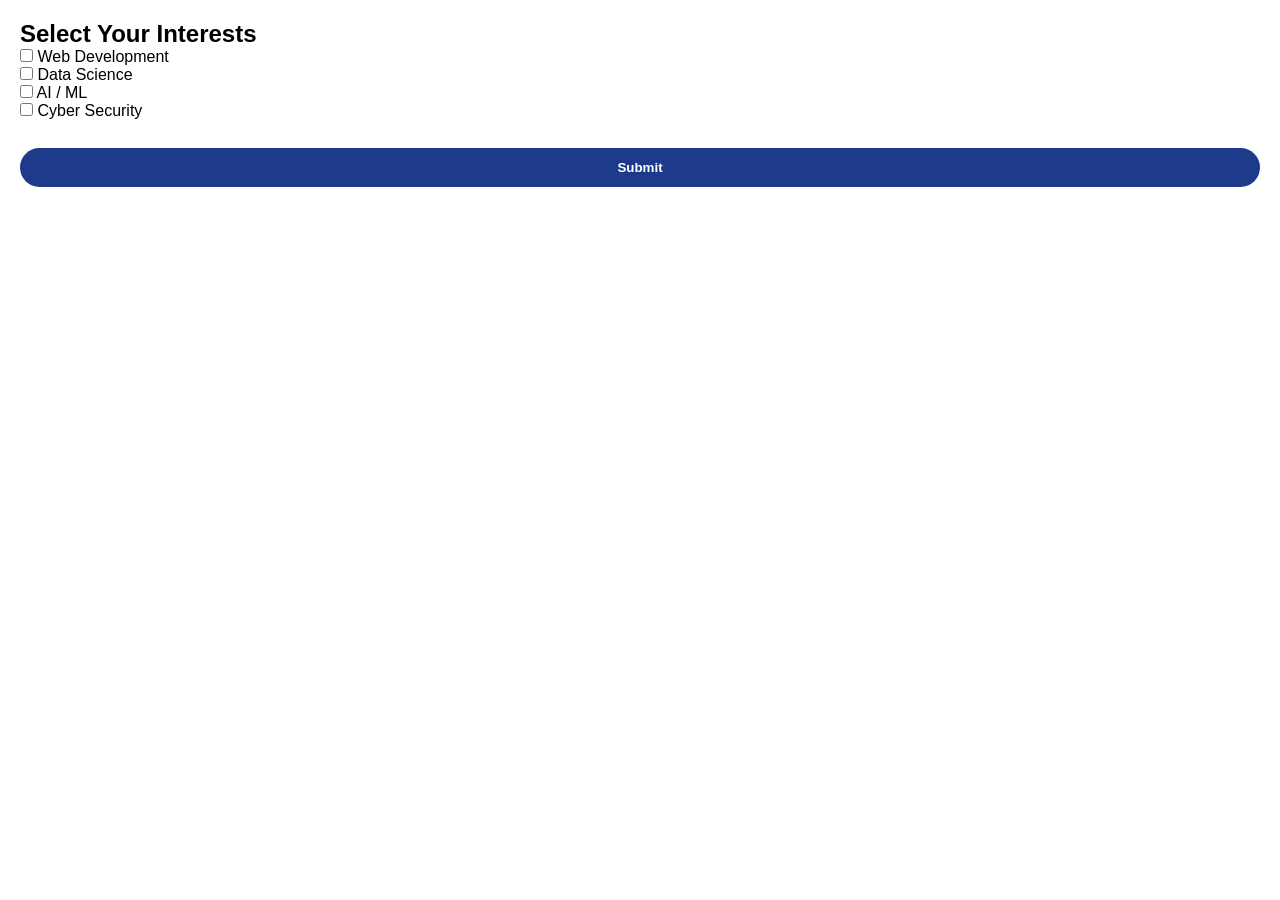
<file: discovery.html>
<!DOCTYPE html>
<html>
<head>
  <title>Discovery Quiz</title>
  <link rel="stylesheet" href="css/style.css">
</head>
<body>
<div class="container">
  <div class="card">
    <h2>Select Your Interests</h2>
    <label><input type="checkbox" value="WEB"> Web Development</label><br>
<label><input type="checkbox" value="DATA"> Data Science</label><br>
<label><input type="checkbox" value="AI"> AI / ML</label><br>
<label><input type="checkbox" value="CYBER"> Cyber Security</label><br>
    <br>
    <button class="btn" onclick="next()">Submit</button>
  </div>
</div>

<script>
<script>
function next() {
  let selected = [];

  document.querySelectorAll("input[type=checkbox]:checked")
    .forEach(cb => selected.push(cb.value));

  if (selected.length === 0) {
    alert("Please select at least one interest!");
    return;
  }

  // ✅ Save to localStorage
  localStorage.setItem("selectedInterests", JSON.stringify(selected));

  // 👉 Redirect to adaptive quiz
  window.location.href = "adaptiveQuiz.html";
}
</script>
</script>
</body>
</html>
</file>
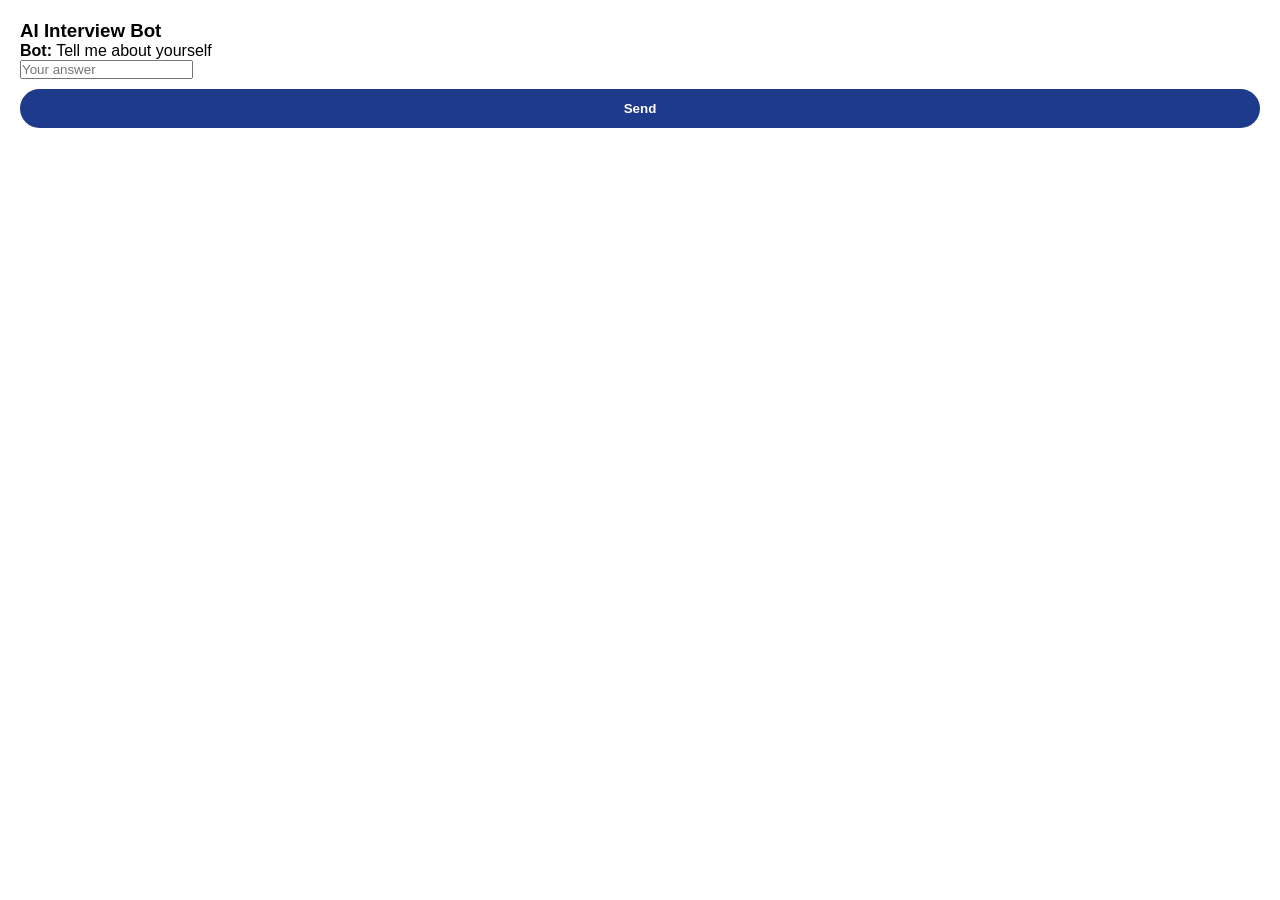
<file: interview.html>
<!DOCTYPE html>
<html>
<head>
  <title>Interview Practice</title>
  <link rel="stylesheet" href="css/style.css">
</head>
<body>
<div class="container">
  <div class="card">
    <h3>AI Interview Bot</h3>
    <p><b>Bot:</b> Tell me about yourself</p>
    <input placeholder="Your answer">
    <button class="btn">Send</button>
  </div>
</div>
</body>
</html>
</file>
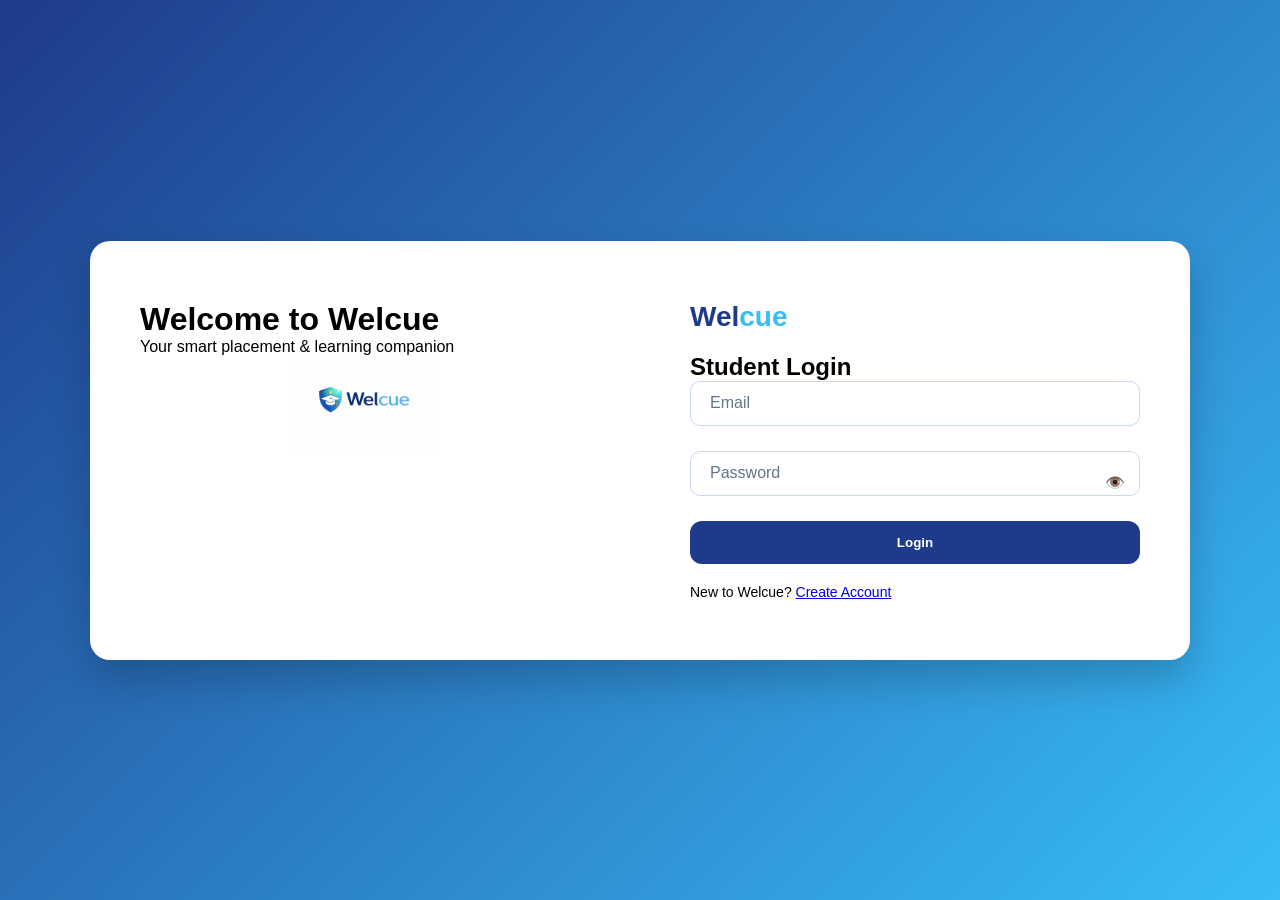
<file: login.html>
<!DOCTYPE html>
<html lang="en">
<head>
  <meta charset="UTF-8">
  <meta name="viewport" content="width=device-width, initial-scale=1.0">
  <title>Welcue | Student Login</title>
  <link rel="stylesheet" href="css/style.css">
</head>


<body class="login-body">

  <div class="login-wrapper">

   
    <div class="card login-card">
      <h1>Welcome to <span>Welcue</span></h1>
      <p>Your smart placement & learning companion</p>
      <img src="pictures/image.png" alt="Welcue Illustration" class="login-img">
    </div>

   
    <div class="login-card">

      <div class="logo">
        <span class="logo-main">Wel</span><span class="logo-accent">cue</span>
      </div>

      <h2>Student Login</h2>

      <div class="input-group">
        <input type="email" id="email" required>
        <label>Email</label>
        <div class="error" id="emailError">Please enter your email</div>
      </div>

      <div class="input-group">
        <input type="password" id="password" required>
        <label>Password</label>
        <span class="toggle-password" id="togglePassword">👁️</span>
        <div class="error" id="passError">Please enter your password</div>
      </div>

      <button class="btn-primary" id="loginBtn">Login</button>

      <p class="extra-text">
        New to Welcue? <a href="signup.html">Create Account</a>

      </p>

    </div>
  </div>

  
  <script>
    const password = document.getElementById('password');
    const togglePassword = document.getElementById('togglePassword');

    togglePassword.addEventListener('click', () => {
      if (password.type === "password") {
        password.type = "text";
        togglePassword.textContent = "🙈";
      } else {
        password.type = "password";
        togglePassword.textContent = "👁️";
      }
    });

    const loginBtn = document.getElementById('loginBtn');
    const email = document.getElementById('email');
    const emailError = document.getElementById('emailError');
    const passError = document.getElementById('passError');

    loginBtn.addEventListener('click', () => {
      let valid = true;

      if (email.value.trim() === "") {
        emailError.style.display = "block";
        valid = false;
      } else {
        emailError.style.display = "none";
      }

      if (password.value.trim() === "") {
        passError.style.display = "block";
        valid = false;
      } else {
        passError.style.display = "none";
      }

      if (valid) {
        window.location.href = "dashboard.html";
      }
    });
  </script>

</body>
</html>
</file>
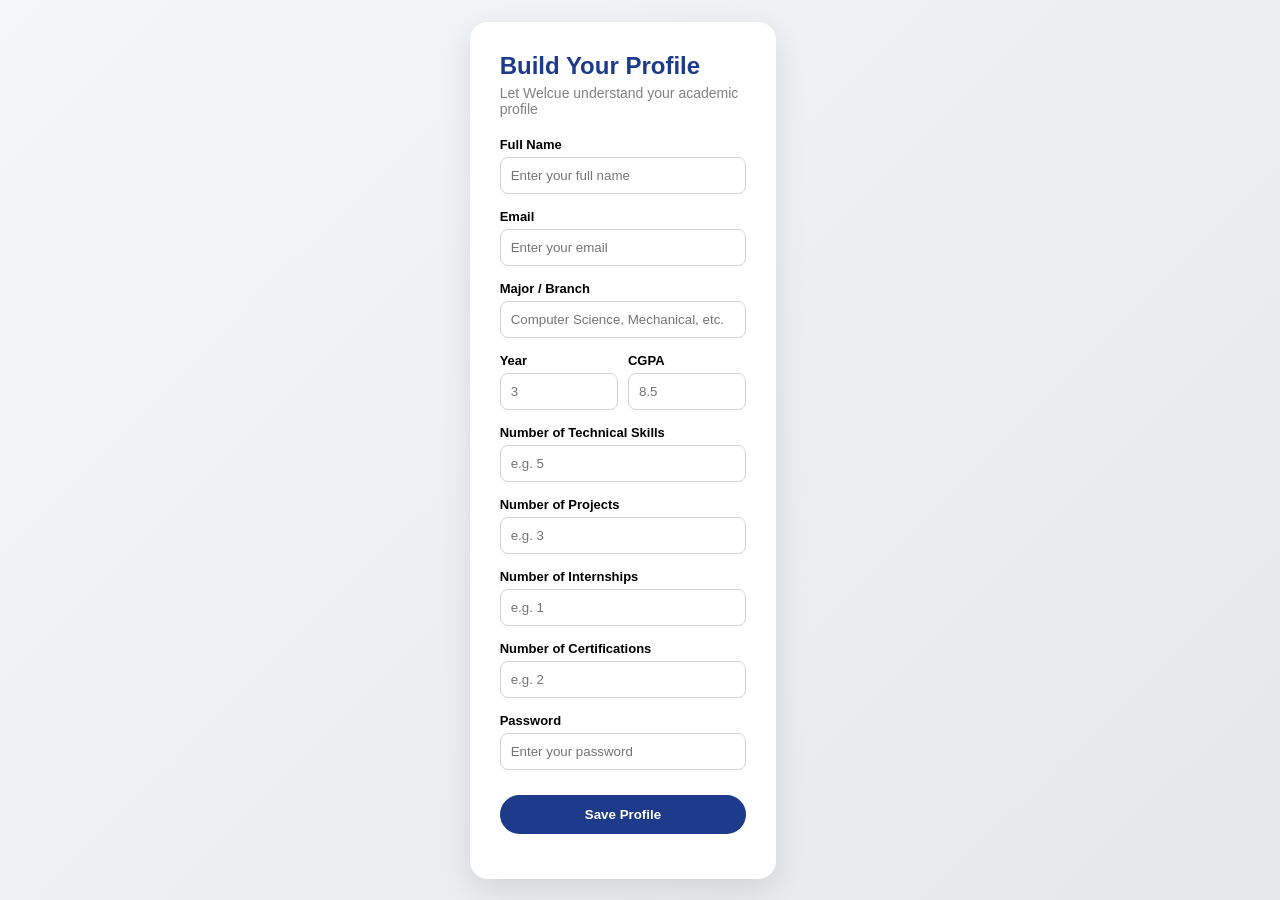
<file: profile.html>
<!DOCTYPE html>
<html lang="en">

<head>
    <meta charset="UTF-8">
    <meta name="viewport" content="width=device-width, initial-scale=1.0">

    <title>Student Profile | Welcue</title>

    <link rel="stylesheet" href="css/style.css">
</head>

<body class="profile-page">

    <div class="container">

        <div class="card profile-card">

            <h2>Build Your Profile</h2>

            <p class="subtitle">
                Let Welcue understand your academic profile
            </p>


            <!-- ================= NAME ================= -->

            <div class="form-group">

                <label>Full Name</label>

                <input
                    type="text"
                    id="name"
                    placeholder="Enter your full name"
                >

            </div>


            <!-- ================= EMAIL ================= -->

            <div class="form-group">

                <label>Email</label>

                <input
                    type="email"
                    id="email"
                    placeholder="Enter your email"
                >

            </div>


            <!-- ================= BRANCH ================= -->

            <div class="form-group">

                <label>Major / Branch</label>

                <input
                    type="text"
                    id="branch"
                    placeholder="Computer Science, Mechanical, etc."
                >

            </div>


            <!-- ================= YEAR + CGPA ================= -->

            <div class="form-row">

                <div class="form-group">

                    <label>Year</label>

                    <input
                        type="number"
                        id="year"
                        placeholder="3"
                        min="1"
                        max="4"
                    >

                </div>


                <div class="form-group">

                    <label>CGPA</label>

                    <input
                        type="number"
                        id="cgpa"
                        step="0.01"
                        min="0"
                        max="10"
                        placeholder="8.5"
                    >

                </div>

            </div>


            <!-- ================= SKILLS ================= -->

            <div class="form-group">

                <label>Number of Technical Skills</label>

                <input
                    type="number"
                    id="skills"
                    min="0"
                    placeholder="e.g. 5"
                >

            </div>


            <!-- ================= PROJECTS ================= -->

            <div class="form-group">

                <label>Number of Projects</label>

                <input
                    type="number"
                    id="projects"
                    min="0"
                    placeholder="e.g. 3"
                >

            </div>


            <!-- ================= INTERNSHIPS ================= -->

            <div class="form-group">

                <label>Number of Internships</label>

                <input
                    type="number"
                    id="internships"
                    min="0"
                    placeholder="e.g. 1"
                >

            </div>


            <!-- ================= CERTIFICATIONS ================= -->

            <div class="form-group">

                <label>Number of Certifications</label>

                <input
                    type="number"
                    id="certifications"
                    min="0"
                    placeholder="e.g. 2"
                >

            </div>


            <!-- ================= PASSWORD ================= -->

            <div class="form-group">

                <label>Password</label>

                <input
                    type="password"
                    id="password"
                    placeholder="Enter your password"
                >

            </div>


            <!-- ================= SAVE BUTTON ================= -->

            <button
                class="btn"
                onclick="saveProfile()"
            >
                Save Profile
            </button>


            <!-- ================= MESSAGE ================= -->

            <p
                id="profileMessage"
                style="margin-top:15px;"
            ></p>

        </div>

    </div>


    <!-- ================= JAVASCRIPT ================= -->

    <script>

        async function saveProfile() {

            // Get basic details

            const name =
                document.getElementById("name").value.trim();

            const email =
                document.getElementById("email").value.trim();

            const branch =
                document.getElementById("branch").value.trim();


            // Get academic details

            const year =
                parseInt(
                    document.getElementById("year").value
                );

            const cgpa =
                parseFloat(
                    document.getElementById("cgpa").value
                );


            // Get placement-related details

            const skills =
                parseInt(
                    document.getElementById("skills").value
                ) || 0;

            const projects =
                parseInt(
                    document.getElementById("projects").value
                ) || 0;

            const internships =
                parseInt(
                    document.getElementById("internships").value
                ) || 0;

            const certifications =
                parseInt(
                    document.getElementById("certifications").value
                ) || 0;


            // Get password

            const password =
                document.getElementById("password").value;


            // ================= VALIDATION =================

            if (
                !name ||
                !email ||
                !branch ||
                isNaN(year) ||
                isNaN(cgpa) ||
                !password
            ) {

                alert("Please fill all required fields.");

                return;
            }


            // ================= STUDENT DATA =================

            const studentData = {

                name: name,

                email: email,

                branch: branch,

                year: year,

                cgpa: cgpa,

                password: password,

                skills: skills,

                projects: projects,

                internships: internships,

                certifications: certifications

            };


            console.log(
                "Sending student data:",
                studentData
            );


            try {

                /*
                 * TEMPORARY STUDENT ID
                 *
                 * Later we will replace this with
                 * the ID of the logged-in student.
                 */

                const studentId = 1;


                // ================= API REQUEST =================

                const response = await fetch(

                    `http://127.0.0.1:8000/students/${studentId}`,

                    {

                        method: "PUT",

                        headers: {

                            "Content-Type":
                                "application/json"

                        },

                        body:
                            JSON.stringify(studentData)

                    }

                );


                // ================= ERROR =================

                if (!response.ok) {

                    const errorData =
                        await response.json();

                    console.error(
                        "Backend error:",
                        errorData
                    );

                    throw new Error(
                        "Profile update failed"
                    );

                }


                // ================= SUCCESS =================

                const data =
                    await response.json();

                console.log(
                    "Profile updated:",
                    data
                );


                const message =
                    document.getElementById(
                        "profileMessage"
                    );


                message.textContent =
                    "✅ Profile saved successfully!";


                message.style.color =
                    "green";


            }

            catch (error) {

                console.error(error);


                const message =
                    document.getElementById(
                        "profileMessage"
                    );


                message.textContent =
                    "❌ Could not save profile.";


                message.style.color =
                    "red";

            }

        }

    </script>

</body>

</html>
</file>
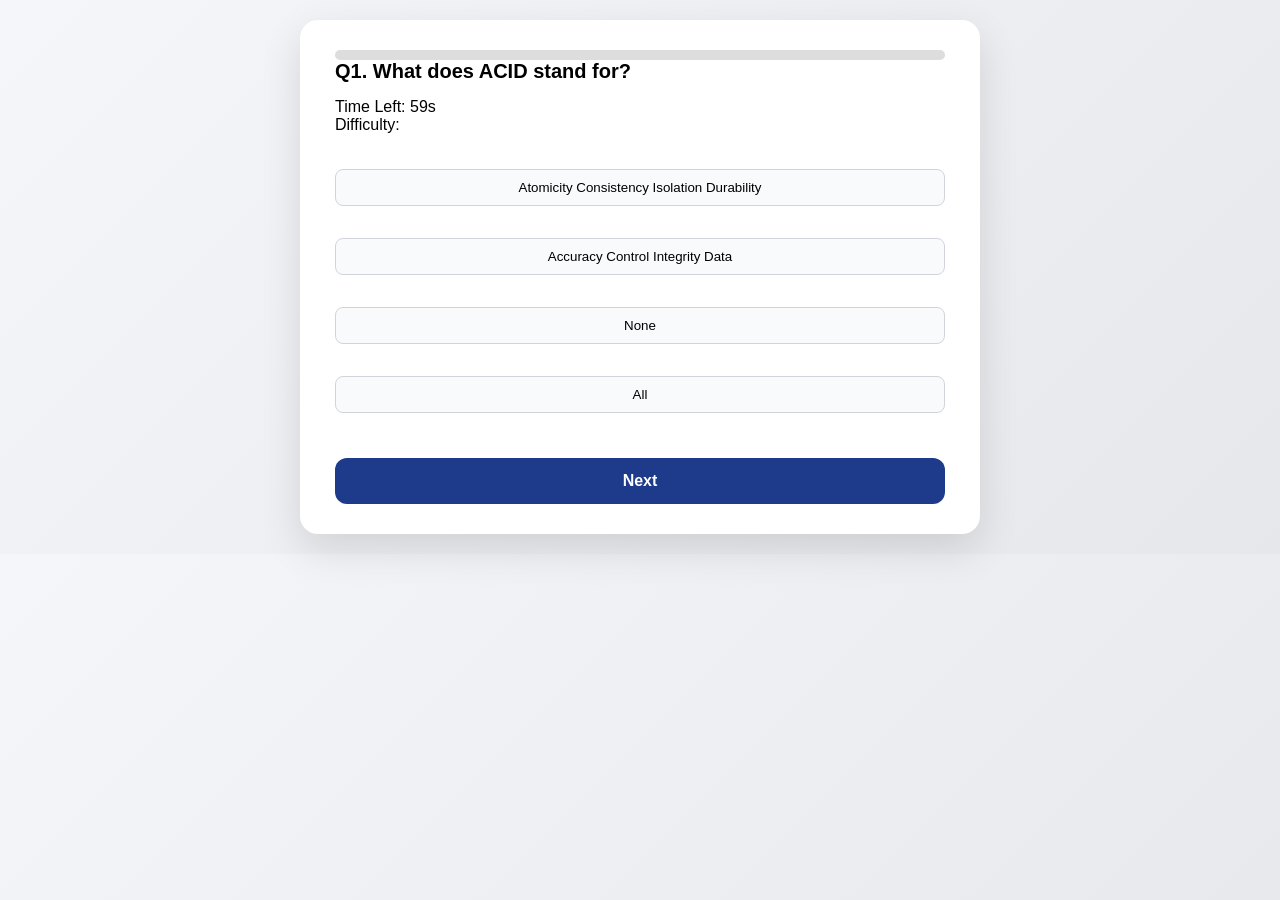
<file: quiz.html>
<!DOCTYPE html>
<html lang="en">
<head>
  <meta charset="UTF-8">
  <title>Assessment</title>
  <link rel="stylesheet" href="css/style.css">
</head>

<body class="quiz-page">

  <div class="container">
    <div class="card">

      <div class="progress-container">
  <div id="progressBar"></div>
</div>

      <h3 id="question">Loading question...</h3>

      <p>Time Left: <span id="timer">60</span>s</p> 
        Difficulty:
        <span id="difficulty" class="difficulty"></span>
      </p>

      <div id="options"></div>

      <button id="nextBtn" class="btn" onclick="nextQuestion()">Next</button>

    </div>
  </div>

  <script src="js/questionbank.js"></script>
<script src="js/quiz.js"></script>


</body>
</html>
</file>
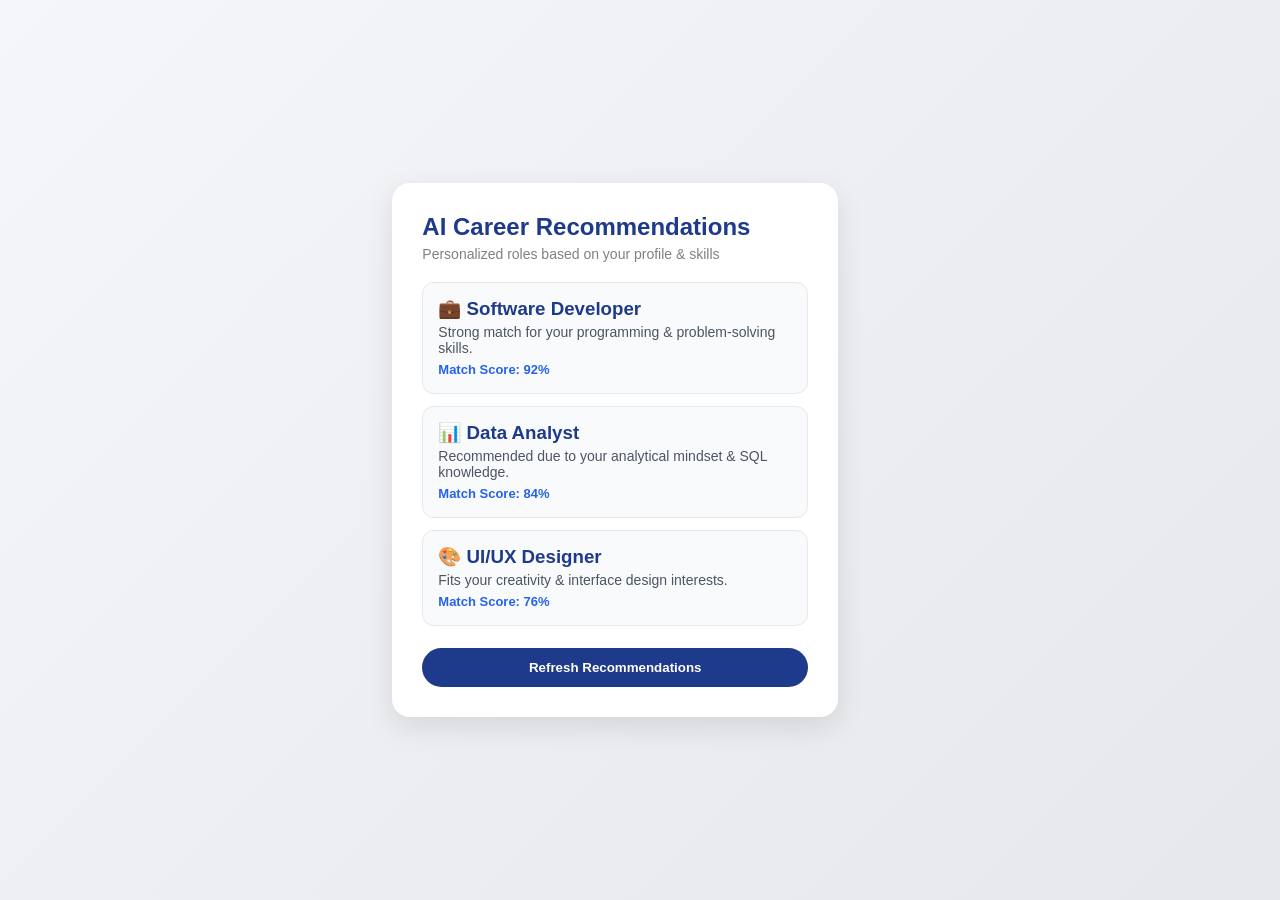
<file: recommendation.html>
<!DOCTYPE html>
<html lang="en">
<head>
  <meta charset="UTF-8">
  <title>AI Recommendations | Welcue</title>
  <link rel="stylesheet" href="css/style.css">
</head>

<body class="profile-page">

  <div class="container">
    <div class="card profile-card">

      <h2>AI Career Recommendations</h2>
      <p class="subtitle">Personalized roles based on your profile & skills</p>

      <div class="recommendation">
        <h3>💼 Software Developer</h3>
        <p>Strong match for your programming & problem-solving skills.</p>
        <span class="match">Match Score: 92%</span>
      </div>

      <div class="recommendation">
        <h3>📊 Data Analyst</h3>
        <p>Recommended due to your analytical mindset & SQL knowledge.</p>
        <span class="match">Match Score: 84%</span>
      </div>

      <div class="recommendation">
        <h3>🎨 UI/UX Designer</h3>
        <p>Fits your creativity & interface design interests.</p>
        <span class="match">Match Score: 76%</span>
      </div>

      <button class="btn">Refresh Recommendations</button>

    </div>
  </div>

</body>
</html>
</file>
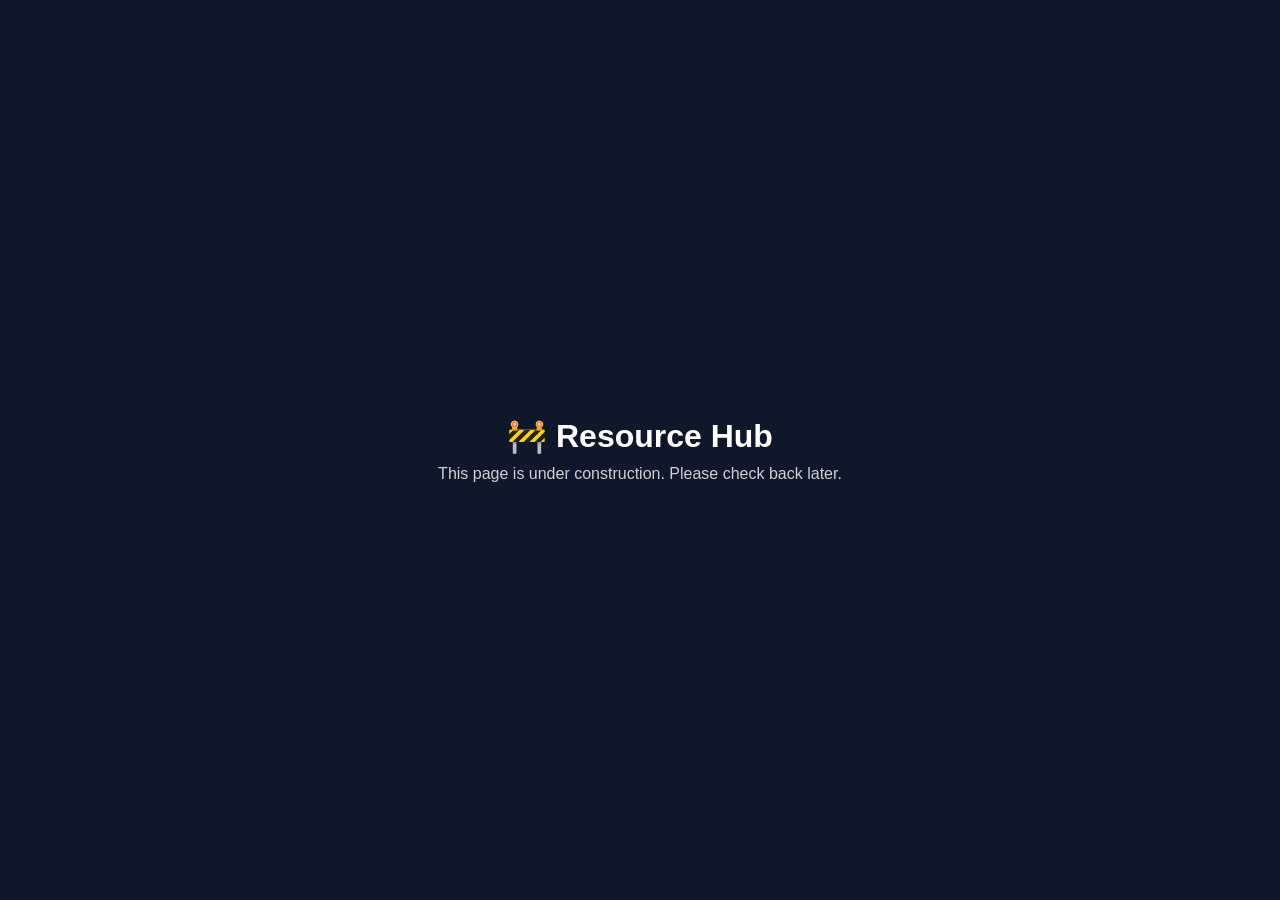
<file: resourceHub.html>
<!DOCTYPE html>
<html lang="en">
<head>
  <meta charset="UTF-8">
  <title>Resource Hub | Welcue</title>
  <meta name="viewport" content="width=device-width, initial-scale=1.0">

  <!-- Main CSS -->
  <link rel="stylesheet" href="css/style.css">

  <!-- Minimal styling to ensure visibility -->
  <style>
    body {
      display: flex;
      justify-content: center;
      align-items: center;
      height: 100vh;
      text-align: center;
      background: #0f172a;
      color: white;
      font-family: "Segoe UI", sans-serif;
    }

    .box {
      padding: 30px;
    }

    h1 {
      font-size: 32px;
      margin-bottom: 10px;
    }

    p {
      opacity: 0.8;
    }
  </style>
</head>

<body>

  <div class="box">
    <h1>🚧 Resource Hub</h1>
    <p>This page is under construction. Please check back later.</p>
  </div>

</body>
</html>
</file>
<file: css/style.css>
* {
  margin: 0;
  padding: 0;
  box-sizing: border-box;
  font-family: "Segoe UI", Poppins, sans-serif;
}

:root {
  --primary: #1e3a8a;
  --secondary: #2563eb;
  --accent: #38bdf8;

  --bg-light: #f4f6f9;
  --bg-dark: #0f172a;

  --text-dark: #111827;
  --text-light: #ffffff;

  --success: #16a34a;
  --warning: #f59e0b;
  --danger: #dc2626;
}



.navbar {
  display: flex;
  justify-content: space-between;
  align-items: center;
  padding: 16px 40px;
  background: white;
  box-shadow: 0 4px 12px rgba(0,0,0,0.05);
}

.logo {
  font-size: 26px;
  font-weight: 700;
}

.logo-main { color: var(--primary); }
.logo-accent { color: var(--accent); }

nav a {
  margin-left: 20px;
  text-decoration: none;
  color: var(--primary);
  font-weight: 500;
}

.btn-nav {
  background: var(--primary);
  color: white;
  padding: 8px 14px;
  border-radius: 8px;
}


.hero {
  background: linear-gradient(
      rgba(30,58,138,0.9),
      rgba(30,58,138,0.9)
    ),
    url("../assets/hero-students.jpg");
  background-size: cover;
  text-align: center;
  color: white;
  padding: 120px 20px;
}

.hero h1 {
  font-size: 42px;
}

.hero p {
  font-size: 18px;
  margin: 20px 0;
}

.btn-primary {
  background: var(--accent);
  color: var(--text-dark);
  padding: 12px 24px;
  border-radius: 10px;
  text-decoration: none;
  font-weight: 600;
}


.features {
  display: flex;
  justify-content: center;
  gap: 30px;
  padding: 80px 40px;
}

.feature-card {
  background: white;
  padding: 30px;
  width: 260px;
  border-radius: 16px;
  text-align: center;
  box-shadow: 0 8px 20px rgba(0,0,0,0.08);
  transition: transform 0.3s;
}

.feature-card:hover {
  transform: translateY(-6px);
}


.footer {
  text-align: center;
  padding: 20px;
  background: var(--bg-dark);
  color: #cbd5f5;
}


body.login-page {
  background: linear-gradient(135deg, #e5e7eb, #f8fafc);
  display: flex;
  justify-content: center;
  align-items: center;
}

.login-page .container {
  max-width: 420px;
}

.login-page .card {
  background: white;
  padding: 40px 30px;
  border-radius: 20px;
  box-shadow: 0 10px 30px rgba(0,0,0,0.15);
  animation: fadeIn 0.6s ease;
}

.login-page input {
  width: 100%;
  padding: 12px;
  margin-bottom: 15px;
  border-radius: 10px;
  border: 1px solid #d1d5db;
  font-size: 15px;
}

.login-page input:focus {
  outline: none;
  border-color: var(--secondary);
  box-shadow: 0 0 0 3px rgba(37,99,235,0.2);
}

.btn {
  width: 100%;
  padding: 12px;
  border-radius: 25px;
  border: none;
  background: var(--primary);
  color: white;
  font-weight: 600;
  cursor: pointer;
  transition: 0.3s;
}

.btn:hover {
  background: var(--secondary);
}

body.quiz-page {
  background: linear-gradient(135deg, #f4f6f9, #e5e7eb);
  display: flex;
  justify-content: center;
  align-items: center;
}

.quiz-page .container {
  width: 90%;
  max-width: 720px;
}

.quiz-page .card {
  background: white;
  border-radius: 18px;
  padding: 30px 35px;
  box-shadow: 0 15px 40px rgba(0,0,0,0.12);
  animation: fadeIn 0.5s ease;
}

#question {
  font-size: 1.25rem;
  margin-bottom: 15px;
}

.difficulty {
  padding: 4px 10px;
  border-radius: 20px;
  font-size: 0.85rem;
  font-weight: 600;
  color: white;
}

.difficulty.Easy { background: var(--success); }
.difficulty.Moderate { background: var(--warning); }
.difficulty.Difficult { background: var(--danger); }

#options {
  margin: 25px 0;
  display: flex;
  flex-direction: column;
  gap: 12px;
}


.option-btn {
  padding: 12px;
  border-radius: 10px;
  background: #f9fafb;
  border: 1px solid #d1d5db;
  cursor: pointer;
  transition: 0.2s;
}

.option-btn:hover {
  background: #e0e7ff;
  border-color: var(--secondary);
}

.option-btn.selected {
  background: #dbeafe;
  border-color: var(--secondary);
  font-weight: 600;
}


.text-input,
.text-area,
.code-area {
  padding: 12px;
  border-radius: 10px;
  border: 1px solid #d1d5db;
  font-size: 15px;
}

.text-input:focus,
.text-area:focus,
.code-area:focus {
  outline: none;
  border-color: var(--secondary);
  box-shadow: 0 0 0 3px rgba(37,99,235,0.2);
}


#nextBtn {
  width: 100%;
  padding: 14px;
  border-radius: 12px;
  border: none;
  background: var(--primary);
  color: white;
  font-size: 16px;
  font-weight: 600;
  cursor: pointer;
  transition: 0.2s;
}

#nextBtn:hover {
  background: var(--secondary);
  transform: translateY(-1px);
}


.option-btn.selected {
  background: #fde68a;          
  border: 2px solid #f59e0b;    
  color: #111827;
  font-weight: 600;
}


.option-btn.selected:hover {
  background: #fcd34d;
}


@keyframes fadeIn {
  from {
    opacity: 0;
    transform: translateY(12px);
  }
  to {
    opacity: 1;
    transform: translateY(0);
  }
}


.login-body {
  min-height: 100vh;
  background: linear-gradient(135deg, #1e3a8a, #38bdf8);
  display: flex;
  align-items: center;
  justify-content: center;
}

.login-wrapper {
  width: 90%;
  max-width: 1100px;
  display: flex;
  background: white;
  border-radius: 20px;
  overflow: hidden;
  box-shadow: 0 20px 40px rgba(0,0,0,0.2);
}

/* LEFT */
.login-image {
  flex: 1;
  background: linear-gradient(135deg, #1e3a8a, #2563eb);
  color: white;
  padding: 50px;
  display: flex;
  flex-direction: column;
  justify-content: center;
}

.login-image h1 {
  font-size: 36px;
}

.login-image span {
  color: #38bdf8;
}

.login-image img {
  margin-top: 30px;
  width: 100%;
  max-width: 350px;
}

/* RIGHT */
.login-card {
  flex: 1;
  padding: 60px 50px;
}

.logo {
  font-size: 28px;
  font-weight: 700;
  margin-bottom: 20px;
}

.logo-main { color: #1e3a8a; }
.logo-accent { color: #38bdf8; }

.input-group {
  position: relative;
  margin-bottom: 25px;
}

.input-group input {
  width: 100%;
  padding: 14px;
  border-radius: 10px;
  border: 1px solid #cbd5f5;
  outline: none;
}

.input-group label {
  position: absolute;
  left: 14px;
  top: 50%;
  transform: translateY(-50%);
  color: #64748b;
  background: white;
  padding: 0 6px;
  transition: 0.3s;
}

.input-group input:focus + label,
.input-group input:valid + label {
  top: -8px;
  font-size: 12px;
  color: #1e3a8a;
}

.toggle-password {
  position: absolute;
  right: 15px;
  top: 50%;
  cursor: pointer;
}

.error {
  display: none;
  color: red;
  font-size: 12px;
  margin-top: 5px;
}

.btn-primary {
  width: 100%;
  padding: 14px;
  border-radius: 12px;
  background: #1e3a8a;
  color: white;
  border: none;
  font-weight: 600;
  cursor: pointer;
  transition: 0.3s;
}

.btn-primary:hover {
  background: #2563eb;
  transform: translateY(-2px);
}

.extra-text {
  margin-top: 20px;
  font-size: 14px;
}
select {
  width: 100%;
  padding: 14px;
  border-radius: 10px;
  border: 1px solid #cbd5f5;
  background: white;
  font-size: 14px;
}

.dashboard-bg {
  background: linear-gradient(135deg, #0f172a, #64a4c4);
  min-height: 100vh;
  color: white;
  padding-bottom: 60px;
}

.dashboard-header {
  text-align: center;
  padding: 40px 20px;
}

.logo-small {
  width: 70px;
  margin-bottom: 10px;
}

.dashboard-header h1 {
  font-size: 34px;
}

.dashboard-header p {
  opacity: 0.8;
}

/* ---------- PROGRESS ---------- */
.progress-section {
  width: 60%;
  margin: 0 auto 40px;
  text-align: center;
}

.progress-bar {
  height: 10px;
  background: rgba(255,255,255,0.2);
  border-radius: 20px;
  overflow: hidden;
}

.progress-fill {
  height: 100%;
  background: #38bdf8;
  transition: width 0.4s ease;
}

/* ---------- STEPS ---------- */
.steps-grid {
  display: grid;
  grid-template-columns: repeat(auto-fit, minmax(220px, 1fr));
  gap: 25px;
  padding: 0 40px;
}

.step-card {
  background: rgba(255,255,255,0.12);
  backdrop-filter: blur(12px);
  border-radius: 18px;
  padding: 25px;
  cursor: pointer;
  transition: all 0.3s ease;
  position: relative;
}

.step-card:hover {
  transform: translateY(-8px) scale(1.03);
  background: rgba(255,255,255,0.2);
}

.step-number {
  position: absolute;
  top: -12px;
  right: -12px;
  background: #38bdf8;
  color: #0f172a;
  width: 36px;
  height: 36px;
  border-radius: 50%;
  display: flex;
  align-items: center;
  justify-content: center;
  font-weight: bold;
}

.step-card h3 {
  margin-bottom: 8px;
}

.step-card p {
  font-size: 14px;
  opacity: 0.85;
}

/* Highlight last step */
.step-card.highlight {
  border: 2px solid #38bdf8;
}


.login-img {
  width: 140px;
  display: block;
  margin: 0 auto 20px;
}

@media (max-width: 900px) {
  .login-wrapper {
    flex-direction: column;
  }

  .login-image {
    text-align: center;
  }

  .login-image img {
    max-width: 240px;
    margin: 20px auto 0;
  }
}


body.profile-page {
  background: linear-gradient(135deg, #f4f6f9, #e5e7eb);
  display: flex;
  justify-content: center;
  align-items: center;
  min-height: 100vh;
}

.profile-card {
  width: 90%;
  max-width: 700px;
  background: white;
  padding: 30px;
  border-radius: 18px;
  box-shadow: 0 10px 30px rgba(0,0,0,0.1);
}

.profile-card h2 {
  color: var(--primary);
  margin-bottom: 5px;
}

.subtitle {
  font-size: 14px;
  color: gray;
  margin-bottom: 20px;
}

.form-group {
  margin-bottom: 15px;
}

.form-group label {
  font-size: 13px;
  font-weight: 600;
  display: block;
  margin-bottom: 5px;
}

.form-group input,
.form-group textarea {
  width: 100%;
  padding: 10px;
  border-radius: 8px;
  border: 1px solid #d1d5db;
}

.form-group input:focus,
.form-group textarea:focus {
  outline: none;
  border-color: var(--secondary);
}

.form-row {
  display: flex;
  gap: 10px;
}

.form-row .form-group {
  flex: 1;
}

.btn {
  margin-top: 10px;
}


.recommendation {
  border: 1px solid #e5e7eb;
  border-radius: 12px;
  padding: 15px;
  margin-bottom: 12px;
  background: #f9fafb;
  transition: 0.2s;
}

.recommendation:hover {
  transform: translateY(-2px);
  box-shadow: 0 5px 15px rgba(0,0,0,0.08);
}

.recommendation h3 {
  color: var(--primary);
  margin-bottom: 4px;
}

.recommendation p {
  font-size: 14px;
  color: #4b5563;
}

.match {
  display: inline-block;
  margin-top: 6px;
  font-size: 13px;
  font-weight: 600;
  color: var(--secondary);
}
.progress-container {
  width: 100%;
  height: 10px;
  background: #ddd;
  border-radius: 10px;
}

#progressBar {
  height: 10px;
  width: 0%;
  background: #4CAF50;
  border-radius: 10px;
  transition: 0.3s;
}

.option-btn {
  display: block;
  margin: 10px 0;
  padding: 10px;
  border-radius: 8px;
  cursor: pointer;
}



.construction-banner {
  background: #fff3cd;
  color: #856404;
  padding: 10px;
  margin: 15px 0;
  text-align: center;
  border-radius: 10px;
  font-weight: 500;
}

.dashboard-bg {
  background: linear-gradient(135deg, #3d58b0, #39577e);
  min-height: 100vh;
}

.container {
  padding: 20px;
}

/* RESULT PAGE (NO CARD STYLE) */

.result-container {
  max-width: 900px;
  margin: auto;
  padding: 20px;
}

.result-section {
  background: rgba(255,255,255,0.1);
  backdrop-filter: blur(10px);
  border-radius: 16px;
  padding: 20px;
  margin-bottom: 20px;
}

.result-section h3 {
  margin-bottom: 10px;
}

.result-grid {
  display: grid;
  grid-template-columns: 1fr 1fr;
  gap: 20px;
}

.center {
  text-align: center;
}

canvas {
  max-width: 400px;
  margin: 20px auto;
  display: block;
}
</file>
